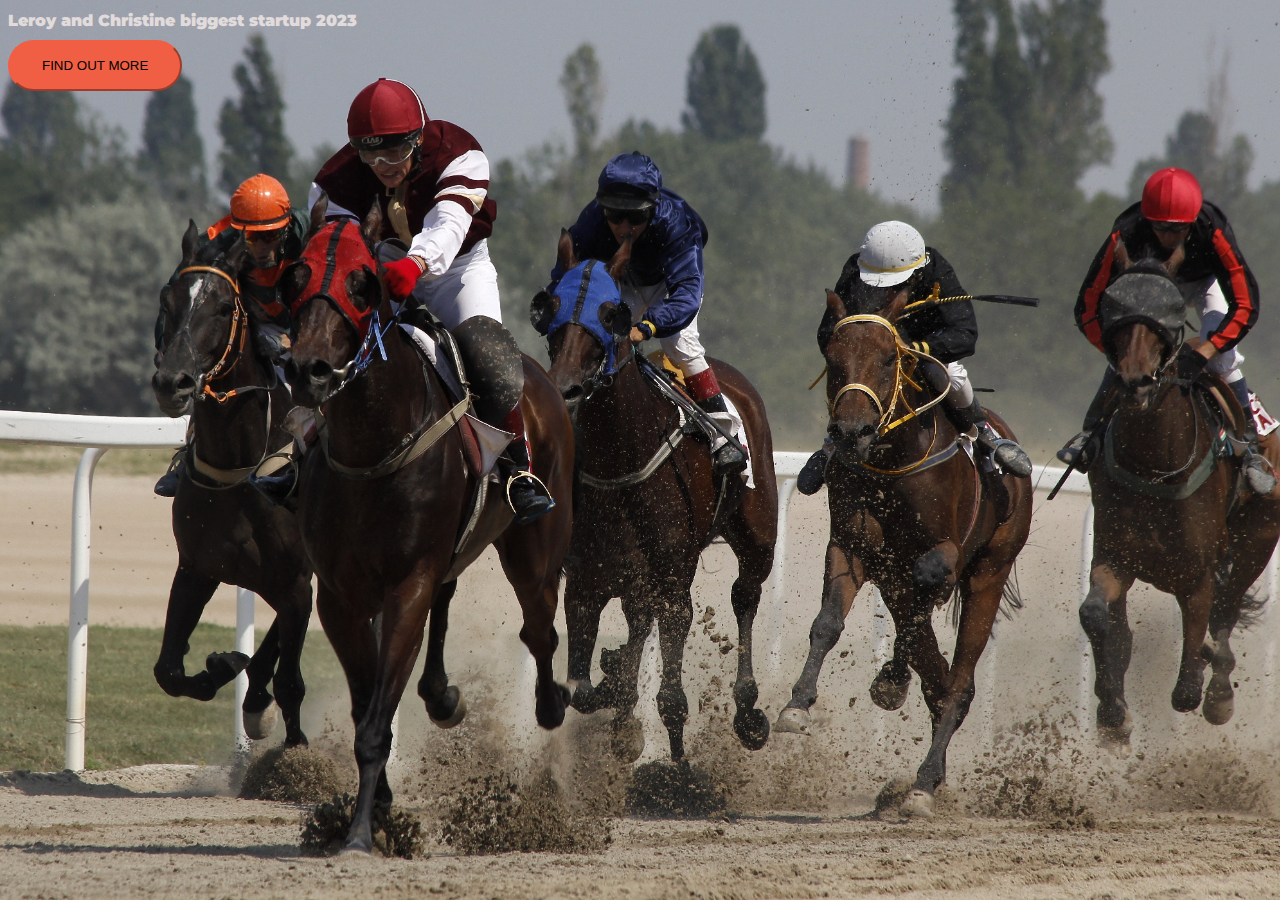
<file: index.html>
<!DOCTYPE html>
<html>
  <head>
    <title>Startup</title>
    <!-- Required meta tags -->
    <meta charset="utf-8">
    <meta name="viewport" content="width=device-width, initial-scale=1, shrink-to-fit=no">
    <!-- Google Fonts -->
    <link href="https://fonts.googleapis.com/css?family=Montserrat" rel="stylesheet">

    <!-- Note that the below Bootstrap file is a specific version. If you grab the most
    current from Bootstrap website, you will see the button grow transition being a lot faster
    than in my video.  Use whichever style sheet you like best! -->
    <!-- Bootstrap CSS from a CDN. This way you don't have to include the bootstrap file yourself -->
<!-- CSS only -->
    <link href="https://cdn.jsdelivr.net/npm/bootstrap@5.2.1/dist/css/bootstrap.min.css" rel="stylesheet" integrity="sha384-iYQeCzEYFbKjA/T2uDLTpkwGzCiq6soy8tYaI1GyVh/UjpbCx/TYkiZhlZB6+fzT" crossorigin="anonymous">    <!-- My own stylesheet -->
    <link href="style.css" rel="stylesheet">
  </head>
  <body>
    <div class="container d-flex align-items-center h-100">
      <div class="row">
          <header class="text-center col-12">
            <h1 class="text-uppercase"><strong>Leroy and Christine biggest startup 2023</strong></h1>
          </header>
          <!--<div class="buffer col-12"></div> -->
          <section class="text-center col-12">
           <a href="https://mailchi.mp/2983318f0718/ztmstudents">  
          <button class="btn btn-primary btn-xl">Find out more</button>
          </section>
      </div>
    </div>
  </body>
</html>
</file>
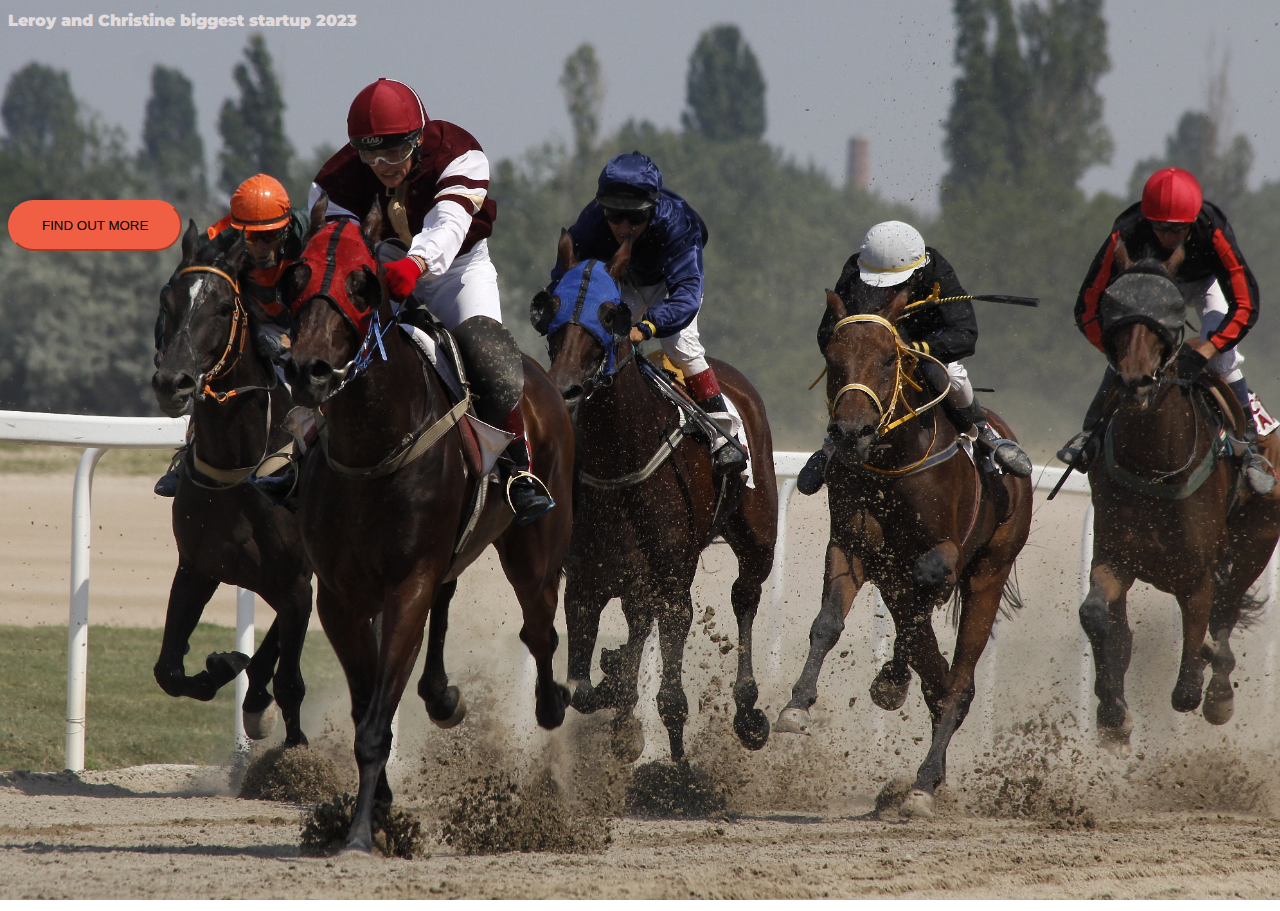
<file: sample_source.html>
<!DOCTYPE html>
<html>
  <head>
    <title>Startup</title>
    <!-- Required meta tags -->
    <meta charset="utf-8">
    <meta name="viewport" content="width=device-width, initial-scale=1, shrink-to-fit=no">
    <!-- Google Fonts -->
    <link href="https://fonts.googleapis.com/css?family=Montserrat" rel="stylesheet">

    <!-- Note that the below Bootstrap file is a specific version. If you grab the most
    current from Bootstrap website, you will see the button grow transition being a lot faster
    than in my video.  Use whichever style sheet you like best! -->
    <!-- Bootstrap CSS from a CDN. This way you don't have to include the bootstrap file yourself -->
<!-- CSS only -->
    <link href="https://cdn.jsdelivr.net/npm/bootstrap@5.2.1/dist/css/bootstrap.min.css" rel="stylesheet" integrity="sha384-iYQeCzEYFbKjA/T2uDLTpkwGzCiq6soy8tYaI1GyVh/UjpbCx/TYkiZhlZB6+fzT" crossorigin="anonymous">    <!-- My own stylesheet -->
    <link href="style.css" rel="stylesheet">
  </head>
  <body>
    <div class="container d-flex align-items-center h-100">
      <div class="row">
          <header class="text-center col-12">
            <h1 class="text-uppercase"><strong>Leroy and Christine biggest startup 2023</strong></h1>
          </header>
          <div class="buffer col-12"></div>
          <section class="text-center col-12">
          <button class="btn btn-primary btn-xl">Find out more</button>
          </section>
      </div>
    </div>
  </body>
</html>
</file>
<file: style.css>
body,
html {
  width: 100%;
  height: 100%;
  font-family: 'Montserrat', sans-serif;
  background: url(horses3.jpg) no-repeat center center fixed; 
  -webkit-background-size: cover;
  -moz-background-size: cover;
  -o-background-size: cover;
  background-size: cover;
 }

 h1 {
  font-size: 1rem;
  color: #e2dbdb;
 }

 hr {
    margin: 20px auto;
    color: #F05F44;
    border: 3px solid #F05F44;
    max-width: 65px;
    opacity: 1;  
}

.buffer {
  height: 10rem;
}

 .btn {
  /*font-weight: 700;*/
  border-radius: 300px;
 }

 .btn-xl {
  padding: 1rem 2rem;
  text-transform: uppercase;
 }

 .btn-primary {
  background-color: #F05F44;
  border-color: #F05F44;
 }

 .btn-primary:hover{
  background-color: #ee4b08;
  border-color: #ee4b08;
  border-width: 4px;
 }

 .btn-xl {
  padding: 1rem 2rem;
 }
</file>
